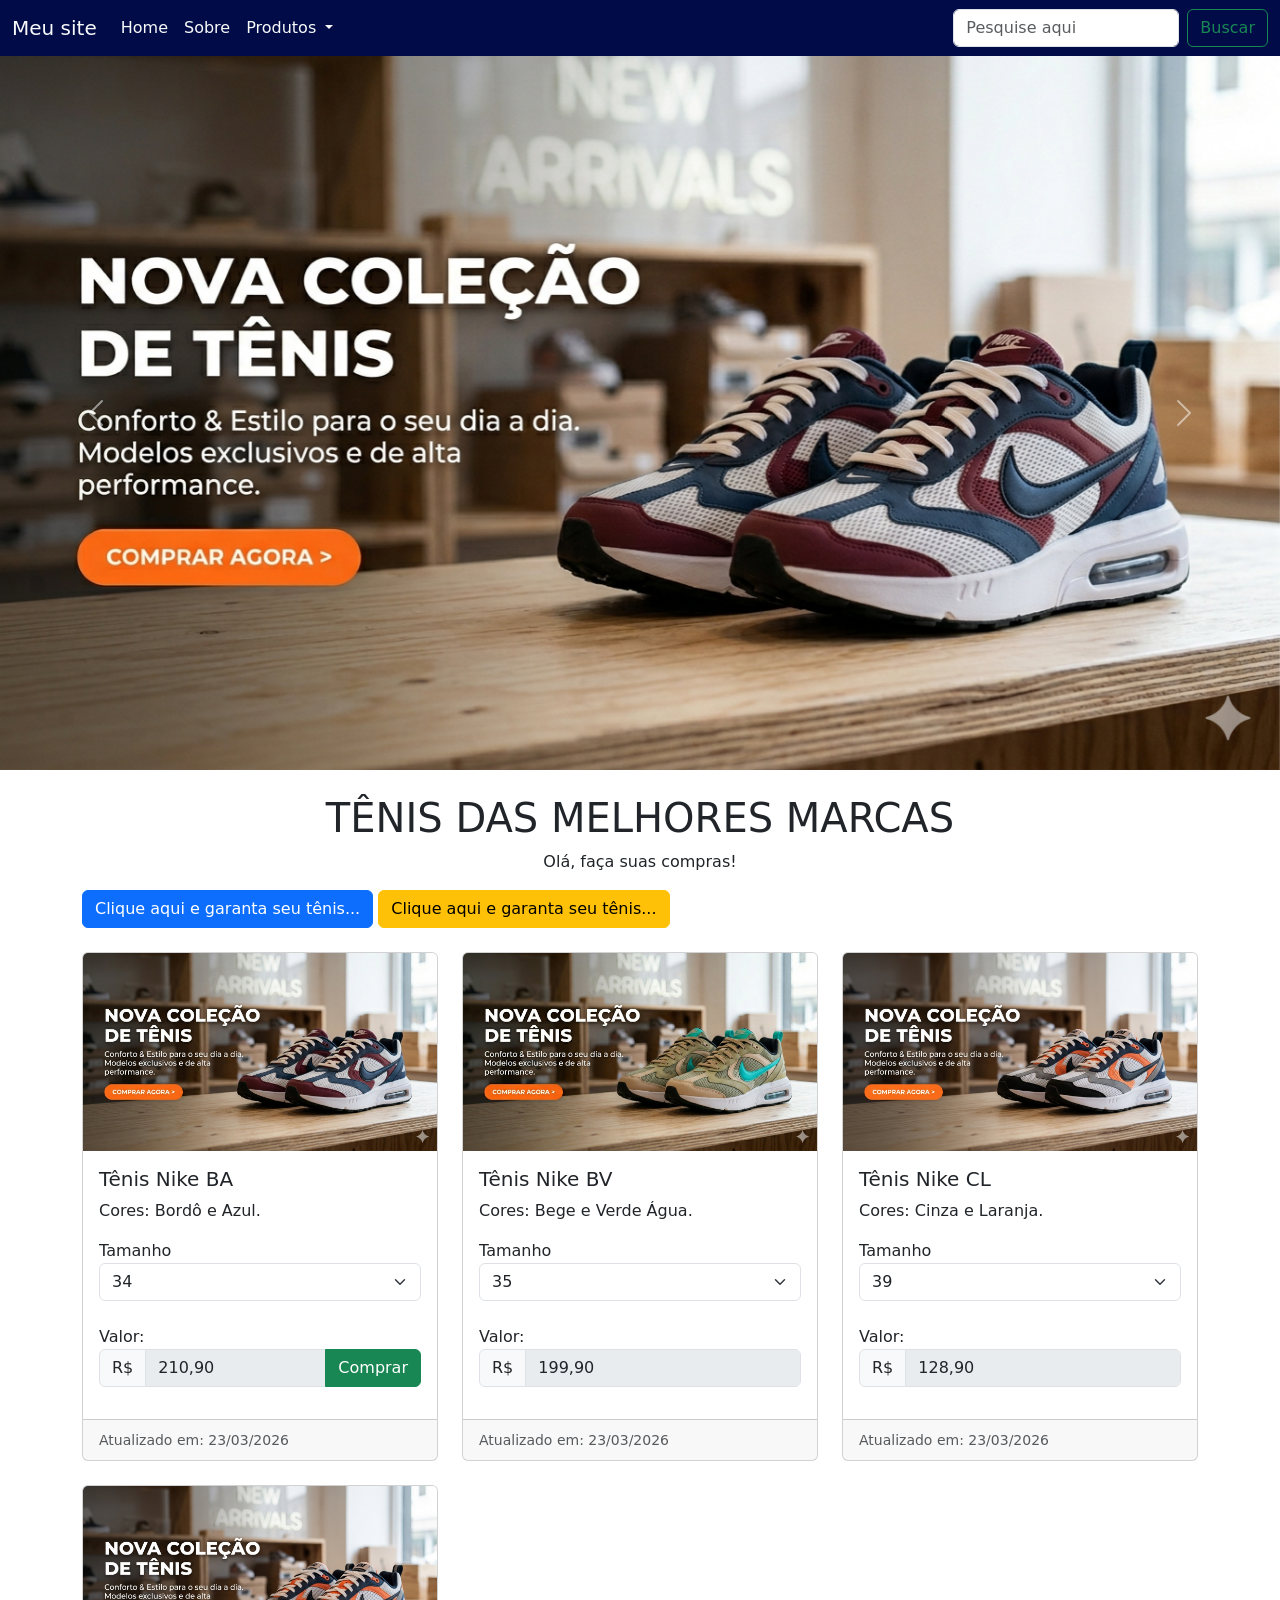
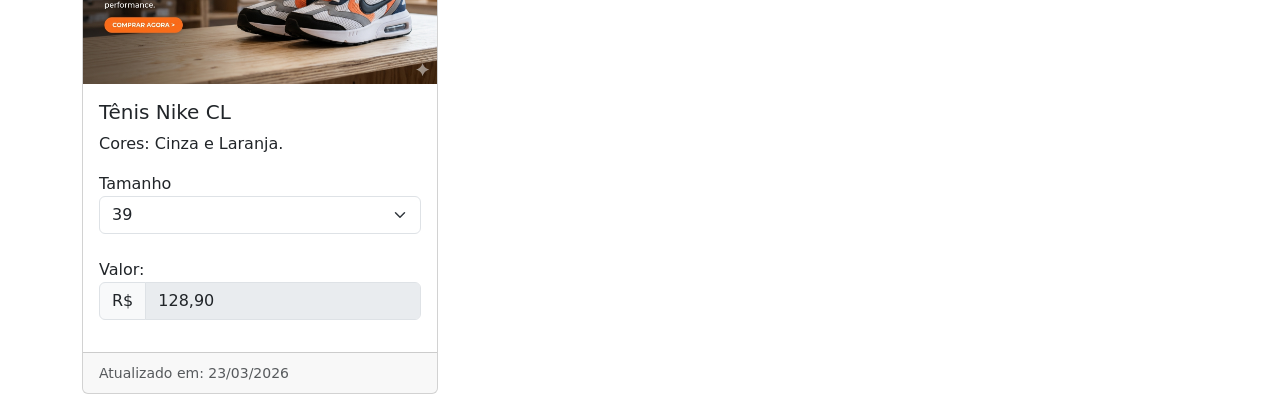
<file: index.html>
<!DOCTYPE html>
<html lang="pt-br">

<head>
    <meta charset="UTF-8">
    <meta name="viewport" content="width=device-width, initial-scale=1.0">
    <title>Meu site</title>
    <link rel="stylesheet" href="style.css">

    <link href="https://cdn.jsdelivr.net/npm/bootstrap@5.3.8/dist/css/bootstrap.min.css" rel="stylesheet"
        integrity="sha384-sRIl4kxILFvY47J16cr9ZwB07vP4J8+LH7qKQnuqkuIAvNWLzeN8tE5YBujZqJLB" crossorigin="anonymous">

</head>

<body class="cordofundo">
    <nav class="navbar navbar-expand-lg text-light" style="background-color: rgb(0, 11, 72);">
        <div class="container-fluid">
            <a class="navbar-brand text-light" href="#">Meu site</a>
            <button class="navbar-toggler" type="button" data-bs-toggle="collapse"
                data-bs-target="#navbarSupportedContent" aria-controls="navbarSupportedContent" aria-expanded="false"
                aria-label="Toggle navigation">
                <span class="navbar-toggler-icon"></span>
            </button>
            <div class="collapse navbar-collapse" id="navbarSupportedContent">
                <ul class="navbar-nav me-auto mb-2 mb-lg-0">
                    <li class="nav-item">
                        <a class="nav-link active text-light" aria-current="page" href="#">Home</a>
                    </li>
                    <li class="nav-item">
                        <a class="nav-link text-light" href="#">Sobre</a>
                    </li>
                    <li class="nav-item dropdown">
                        <a class="nav-link dropdown-toggle text-light" href="#" role="button" data-bs-toggle="dropdown"
                            aria-expanded="false">
                            Produtos
                        </a>
                        <ul class="dropdown-menu">
                            <li><a class="dropdown-item" href="#">Celulares</a></li>
                            <li><a class="dropdown-item" href="#">Notebooks</a></li>
                            <li>
                                <hr class="dropdown-divider">
                            </li>
                            <li><a class="dropdown-item" href="#">Saiba mais</a></li>
                        </ul>
                    </li>
                </ul>
                <form class="d-flex" role="search">
                    <input class="form-control me-2" type="search" placeholder="Pesquise aqui" aria-label="Search" />
                    <button class="btn btn-outline-success" type="submit">Buscar</button>
                </form>
            </div>
        </div>
    </nav>
    <div id="carouselExample" class="carousel slide">
        <div class="carousel-inner">
            <div class="carousel-item active">
                <img src="/imagens/primeira_imagem.png" class="d-block w-100" alt="...">
            </div>
            <div class="carousel-item">
                <img src="/imagens/segunda_imagem.png" class="d-block w-100" alt="...">
            </div>
            <div class="carousel-item">
                <img src="/imagens/terceira_imagem.png" class="d-block w-100" alt="...">
            </div>
        </div>
        <button class="carousel-control-prev" type="button" data-bs-target="#carouselExample" data-bs-slide="prev">
            <span class="carousel-control-prev-icon" aria-hidden="true"></span>
            <span class="visually-hidden">Previous</span>
        </button>
        <button class="carousel-control-next" type="button" data-bs-target="#carouselExample" data-bs-slide="next">
            <span class="carousel-control-next-icon" aria-hidden="true"></span>
            <span class="visually-hidden">Next</span>
        </button>
    </div>

    <br>

    <div class="container">
        <h1>TÊNIS DAS MELHORES MARCAS</h1>
        <p class="text-center">Olá, faça suas compras!</p>

        <a href="" class="btn btn-primary">Clique aqui e garanta seu tênis...</a>
        <button class="btn btn-warning" type="submit">Clique aqui e garanta seu tênis...</button>

        <br>
        <br>

        <div class="row row-cols-1 row-cols-md-3 g-4">
            <div class="col">
                <div class="card h-100">
                    <img src="/imagens/primeira_imagem.png" class="card-img-top" alt="...">
                    <div class="card-body">
                        <h5 class="card-title">Tênis Nike BA</h5>
                        <p class="card-text">Cores: Bordô e Azul.</p>
                        <label for="" class="card-text">Tamanho</label>
                        <select class="form-select">
                            <option value="">34</option>
                            <option value="">35</option>
                            <option value="">36</option>
                            <option value="">37</option>
                        </select>
                        <br>
                        <label for="" class="">Valor: </label>
                        <div class="input-group mb-3">
                            <span class="input-group-text">R$</span>
                            <input type="text" class="form-control" value="210,90" disabled>
                            <a href="tenis1.html" class="btn btn-success">Comprar</a>
                        </div>
                    </div>
                    <div class="card-footer">
                        <small class="text-body-secondary">Atualizado em: 23/03/2026</small>
                    </div>
                </div>
            </div>
            <div class="col">
                <div class="card h-100">
                    <img src="/imagens/segunda_imagem.png" class="card-img-top" alt="...">
                    <div class="card-body">
                        <h5 class="card-title">Tênis Nike BV</h5>
                        <p class="card-text">Cores: Bege e Verde Água.</p>
                        <label for="" class="card-text">Tamanho</label>
                        <select class="form-select">
                            <option value="35">35</option>
                            <option value="">36</option>
                            <option value="">37</option>
                            <option value="">38</option>
                        </select>
                        <br>
                        <label for="" class="">Valor: </label>
                        <div class="input-group mb-3">
                            <span class="input-group-text">R$</span>
                            <input type="text" class="form-control" value="199,90" disabled>
                        </div>

                    </div>
                    <div class="card-footer">
                        <small class="text-body-secondary">Atualizado em: 23/03/2026</small>
                    </div>
                </div>
            </div>
            <div class="col">
                <div class="card h-100">
                    <img src="/imagens/terceira_imagem.png" class="card-img-top" alt="...">
                    <div class="card-body">
                        <h5 class="card-title">Tênis Nike CL</h5>
                        <p class="card-text">Cores: Cinza e Laranja.</p>
                        <label for="" class="card-text">Tamanho</label>
                        <select class="form-select">
                            <option value="">39</option>
                            <option value="">40</option>
                            <option value="">41</option>
                            <option value="">42</option>
                        </select>
                        <br>
                        <label for="" class="">Valor: </label>
                        <div class="input-group mb-3">
                            <span class="input-group-text">R$</span>
                            <input type="text" class="form-control" value="128,90" disabled>
                        </div>
                    </div>
                    <div class="card-footer">
                        <small class="text-body-secondary">Atualizado em: 23/03/2026</small>
                    </div>
                </div>
            </div>
            <div class="col">
                <div class="card h-100">
                    <img src="/imagens/terceira_imagem.png" class="card-img-top" alt="...">
                    <div class="card-body">
                        <h5 class="card-title">Tênis Nike CL</h5>
                        <p class="card-text">Cores: Cinza e Laranja.</p>
                        <label for="" class="card-text">Tamanho</label>
                        <select class="form-select">
                            <option value="">39</option>
                            <option value="">40</option>
                            <option value="">41</option>
                            <option value="">42</option>
                        </select>
                        <br>
                        <label for="" class="">Valor: </label>
                        <div class="input-group mb-3">
                            <span class="input-group-text">R$</span>
                            <input type="text" class="form-control" value="128,90" disabled>
                        </div>
                    </div>
                    <div class="card-footer">
                        <small class="text-body-secondary">Atualizado em: 23/03/2026</small>
                    </div>
                </div>
            </div>
        </div>
        <br>
    </div>

</body>
<script src="https://cdn.jsdelivr.net/npm/bootstrap@5.3.8/dist/js/bootstrap.bundle.min.js"
    integrity="sha384-FKyoEForCGlyvwx9Hj09JcYn3nv7wiPVlz7YYwJrWVcXK/BmnVDxM+D2scQbITxI"
    crossorigin="anonymous"></script>

</html>
</file>
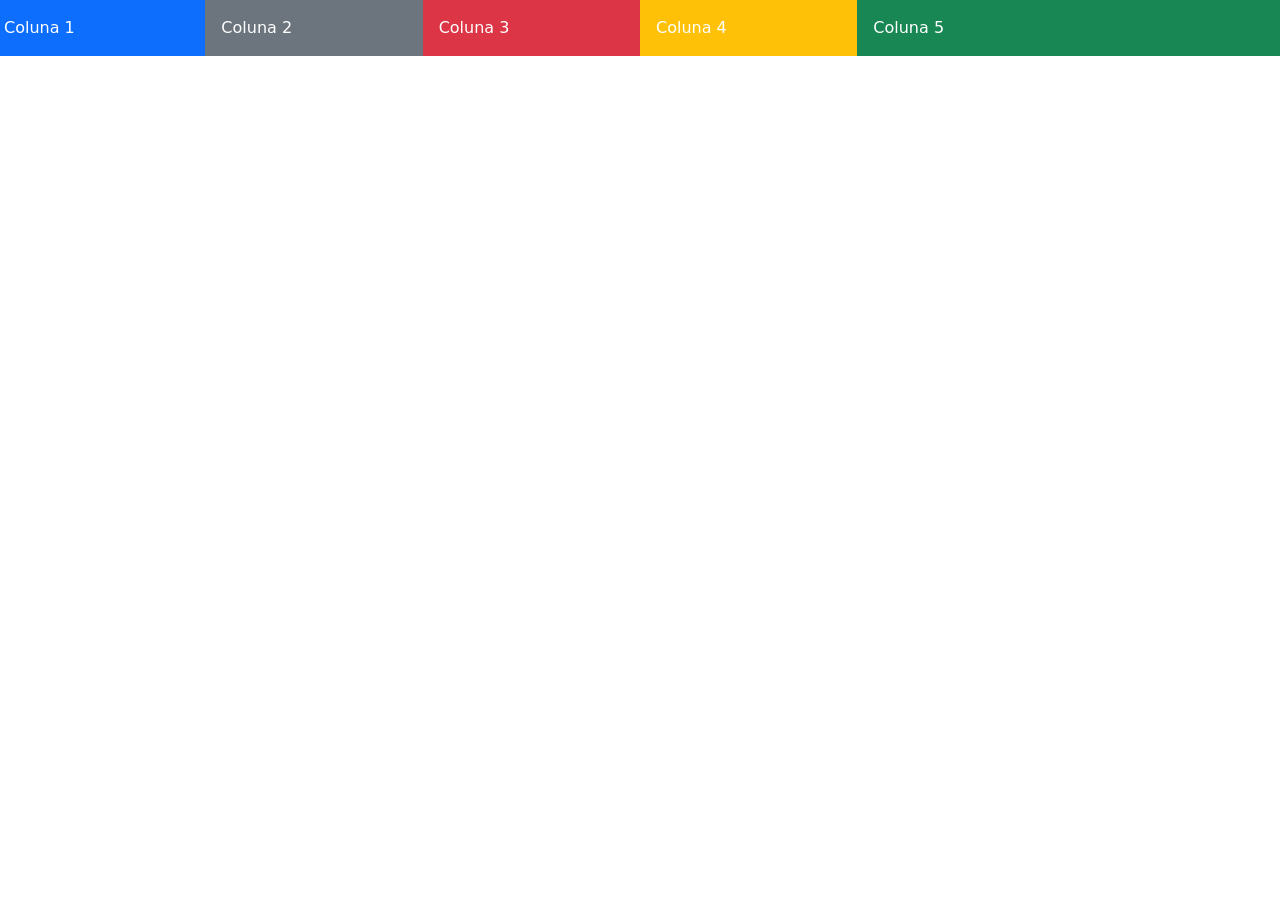
<file: grids.html>
<!DOCTYPE html>
<html lang="pt-br">

<head>
    <meta charset="UTF-8">
    <meta name="viewport" content="width=device-width, initial-scale=1.0">
    <title>Meu site</title>
    <link rel="stylesheet" href="style.css">
    <link href="https://cdn.jsdelivr.net/npm/bootstrap@5.3.8/dist/css/bootstrap.min.css" rel="stylesheet"
        integrity="sha384-sRIl4kxILFvY47J16cr9ZwB07vP4J8+LH7qKQnuqkuIAvNWLzeN8tE5YBujZqJLB" crossorigin="anonymous">
</head>

<body>
<div class="">
    <div class="row">
        <div class="col-md-2 bg-primary text-white p-3">Coluna 1</div>
        <div class="col-md-2 bg-secondary text-white p-3">Coluna 2</div>
        <div class="col-md-2 bg-danger text-white p-3">Coluna 3</div>
        <div class="col-md-2 bg-warning text-white p-3">Coluna 4</div>
        <div class="col-md-4 bg-success text-white p-3">Coluna 5</div>
    </div>
</div>
</body>
<script src="https://cdn.jsdelivr.net/npm/bootstrap@5.3.8/dist/js/bootstrap.bundle.min.js"
    integrity="sha384-FKyoEForCGlyvwx9Hj09JcYn3nv7wiPVlz7YYwJrWVcXK/BmnVDxM+D2scQbITxI"
    crossorigin="anonymous"></script>

</html>
</file>
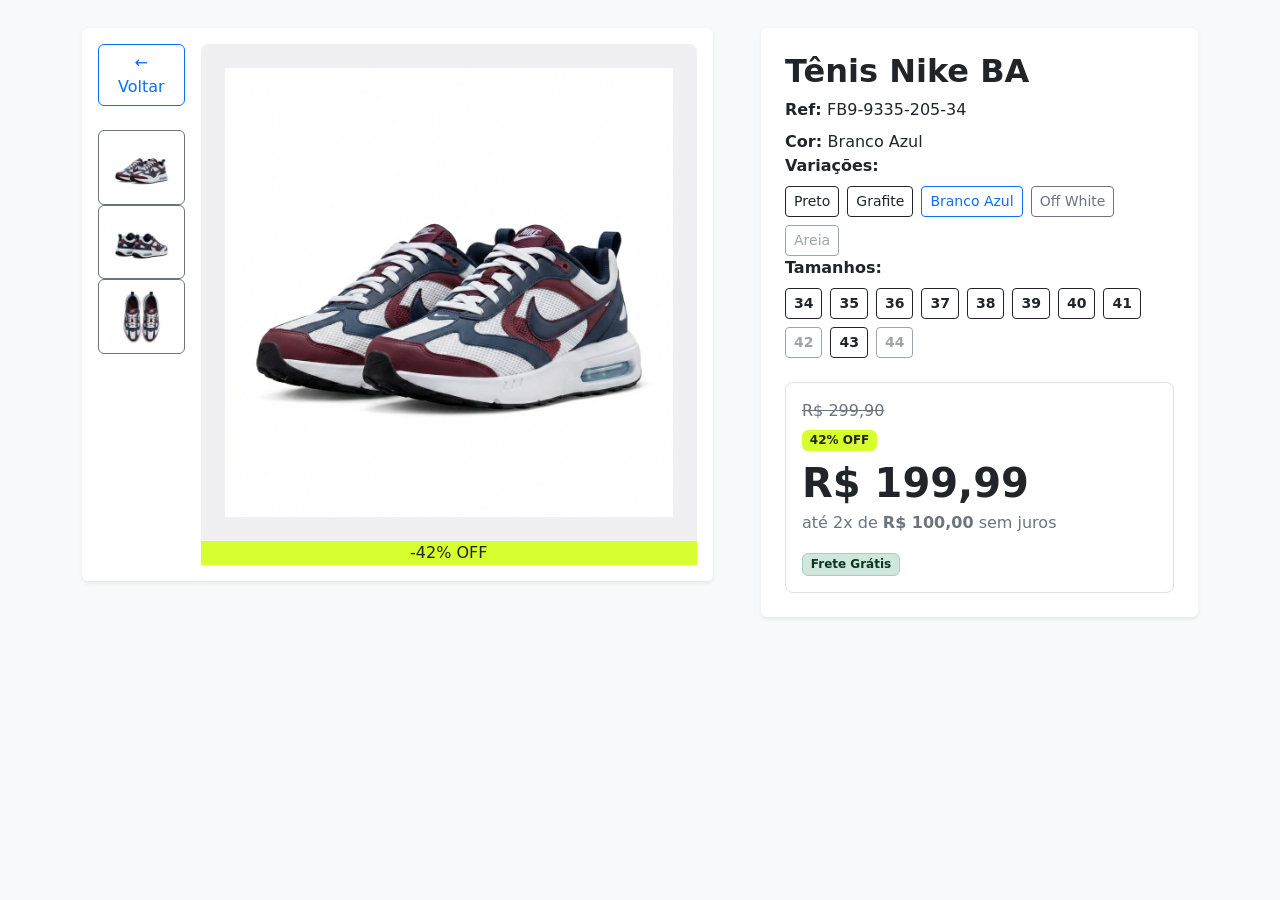
<file: tenis1.html>
<!DOCTYPE html>
<html lang="pt-br">

<head>
    <meta charset="UTF-8">
    <meta name="viewport" content="width=device-width, initial-scale=1.0">
    <title>Produto 1</title>
    <link rel="stylesheet" href="style.css">

    <link href="https://cdn.jsdelivr.net/npm/bootstrap@5.3.8/dist/css/bootstrap.min.css" rel="stylesheet"
        integrity="sha384-sRIl4kxILFvY47J16cr9ZwB07vP4J8+LH7qKQnuqkuIAvNWLzeN8tE5YBujZqJLB" crossorigin="anonymous">
</head>

<body class="bg-light">
    <br>
    <main class="container py-4 py-lg-1">
        <div class="row g-4 g-lg-5 align-items-start">
            <section class="col-12 col-lg-7">
                <div class="card border-0 shadow-sm">
                    <div class="card-body p-2 p-md-3">
                        <div class="row g-3">
                            <div class="col-2 col-md-2">
                                <div class="d-grip gap-2">
                                    <a href="index.html" class="btn btn-outline-primary">← Voltar</a>
                                    <br><br>
                                    <button class="btn btn-outline-secondary" type="button">
                                        <img src="/imagens/tenis1/imagem1.png" class="d-block w-100" alt="..." onclick="trocarImagem(this.src)">
                                    </button>
                                    <button class="btn btn-outline-secondary" type="button">
                                        <img src="/imagens/tenis1/imagem2.png" class="d-block w-100" alt="..." onclick="trocarImagem(this.src)">
                                    </button>
                                    <button class="btn btn-outline-secondary" type="button">
                                        <img src="/imagens/tenis1/imagem3.png" class="d-block w-100" alt="..." onclick="trocarImagem(this.src)">
                                    </button>
                                </div>
                            </div>
                            <div class="col-10 col-md-10">
                                <div class="card border-0 rounded-3" style="background-color: #f0f0f2;">
                                <div class="card border-0 rounded-3 position-relative" style="background-color: #f0f0f2;">
                                    <div class="ratio ratio-1x1 magnifier-container" id="magnifierContainer">
                                        <img src="/imagens/tenis1/imagem1.png" alt="Tenis Adidas"
                                            class="img-fluid p-3 p-md-4" style="object-fit: contain;" id="imagemPrincipal">
                                    </div>
                                    <div class="lupa" id="lupa"></div>
                                    <div class="text-center fw-bold-py-2" style="background-color: #d7ff2f;">-42% OFF
                                    </div>
                                </div>
                            </div>
                        </div>
                    </div>
                </div>
            </section>

            <section class="col-12 col-lg-5">
                <div class="card border-0 shadow-sm h-100">
                    <div class="card-body p-3 p-md-4">
                        <h1 class="h2 fw-bold md-3 text-start">Tênis Nike BA</h1>
                        <p class="mb-2"><b>Ref: </b> FB9-9335-205-34</p>
                        <span class="mb-4"><b>Cor: </b> Branco Azul</span>
                        <div class="md-4">
                            <p class="fw-bold mb-2">Variações: </p>
                            <div class="d-flex flex-wrap gap-2">
                                <button class="btn btn-outline-dark btn-sm">Preto</button>
                                <button class="btn btn-outline-dark btn-sm">Grafite</button>
                                <button class="btn btn-outline-primary btn-sm">Branco Azul</button>
                                <button class="btn btn-outline-secondary btn-sm">Off White</button>
                                <button class="btn btn-outline-secondary btn-sm" disabled>Areia</button>
                            </div>
                        </div>

                        <div class="md-4">
                            <p class="d-flex fw-bold mb-2">Tamanhos: </p>
                            <div class="d-flex flex-wrap gap-2">
                                <button class="btn btn-outline-dark btn-sm fw-semibold">34</button>
                                <button class="btn btn-outline-dark btn-sm fw-semibold">35</button>
                                <button class="btn btn-outline-dark btn-sm fw-semibold">36</button>
                                <button class="btn btn-outline-dark btn-sm fw-semibold">37</button>
                                <button class="btn btn-outline-dark btn-sm fw-semibold">38</button>
                                <button class="btn btn-outline-dark btn-sm fw-semibold">39</button>
                                <button class="btn btn-outline-dark btn-sm fw-semibold">40</button>
                                <button class="btn btn-outline-dark btn-sm fw-semibold">41</button>
                                <button class="btn btn-outline-secondary btn-sm fw-semibold" disabled>42</button>
                                <button class="btn btn-outline-dark btn-sm fw-semibold">43</button>
                                <button class="btn btn-outline-secondary btn-sm fw-semibold" disabled>44</button>
                            </div>
                        </div>
                        <br>
                        <div class="card border rounded-3">
                            <div class="card-body">
                                <p class="text-secondary text-decoration-line-through mb-1">R$ 299,90</p>
                                <p class="mb-2">
                                    <span class="badge text-dark" style="background-color: #d7ff2f;">42% OFF</span>
                                </p>
                                <p class="display-6 fw-bold mb-1">R$ 199,99</p>
                                <p class="text-secondary md-3">até 2x de <b>R$ 100,00</b> sem juros </p>
                                <span class="badge bg-success-subtle text-success-emphasis border border-success-subtle">Frete Grátis</span>
                            </div>
                        </div>
                    </div>
            </section>
        </div>
    </main>
</body>
<script src="tenis1.js"></script>

<script src="https://cdn.jsdelivr.net/npm/bootstrap@5.3.8/dist/js/bootstrap.bundle.min.js"
    integrity="sha384-FKyoEForCGlyvwx9Hj09JcYn3nv7wiPVlz7YYwJrWVcXK/BmnVDxM+D2scQbITxI"
    crossorigin="anonymous"></script>

</html>
</file>
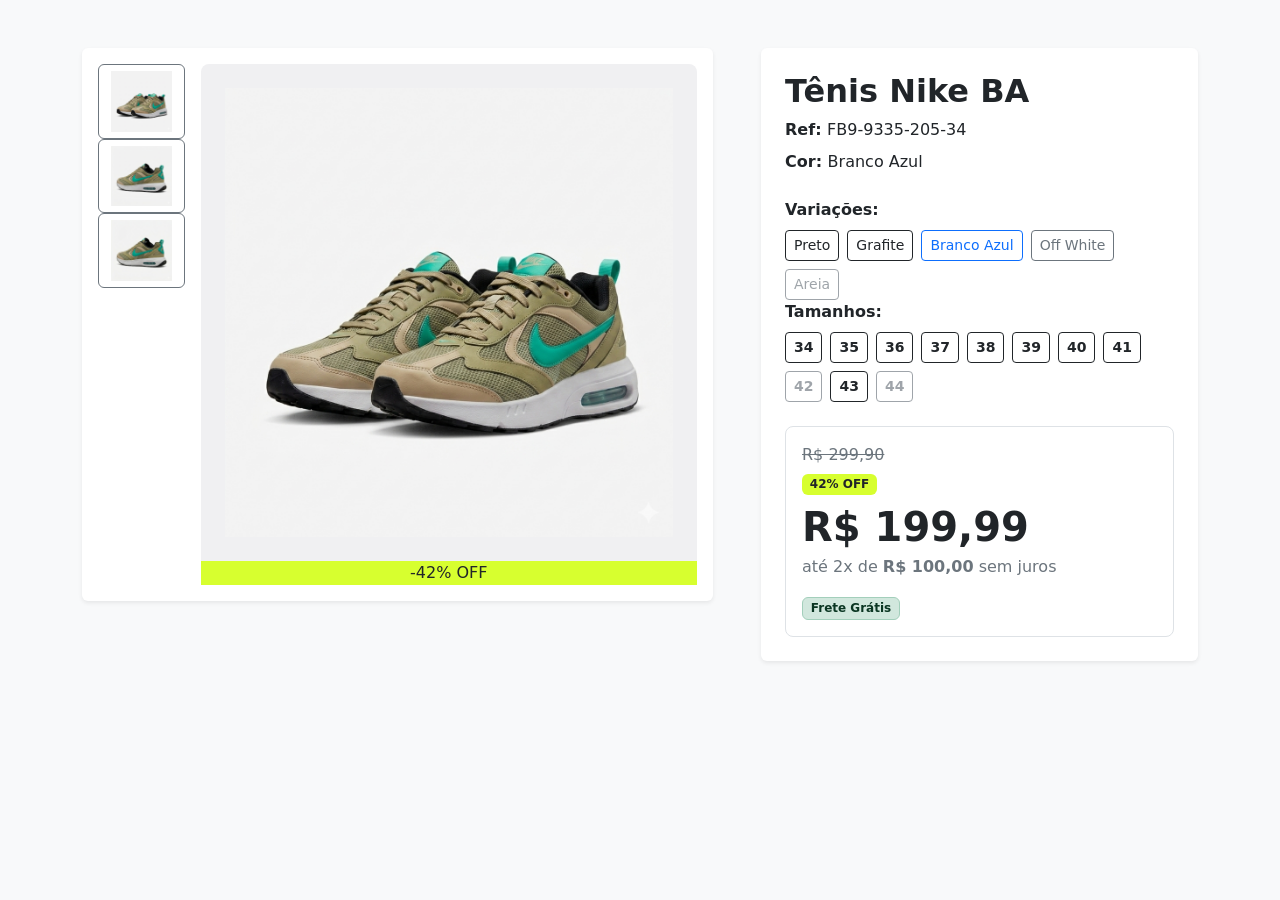
<file: tenis2.html>
<!DOCTYPE html>
<html lang="pt-br">

<head>
    <meta charset="UTF-8">
    <meta name="viewport" content="width=device-width, initial-scale=1.0">
    <title>Produto 1</title>
    <link rel="stylesheet" href="style.css">

    <link href="https://cdn.jsdelivr.net/npm/bootstrap@5.3.8/dist/css/bootstrap.min.css" rel="stylesheet"
        integrity="sha384-sRIl4kxILFvY47J16cr9ZwB07vP4J8+LH7qKQnuqkuIAvNWLzeN8tE5YBujZqJLB" crossorigin="anonymous">
</head>

<body class="bg-light">
    <main class="container py-4 py-lg-5">
        <div class="row g-4 g-lg-5 align-items-start">
            <section class="col-12 col-lg-7">
                <div class="card border-0 shadow-sm">
                    <div class="card-body p-2 p-md-3">
                        <div class="row g-3">
                            <div class="col-2 col-md-2">
                                <div class="d-grip gap-2">
                                    <button class="btn btn-outline-secondary" type="button">
                                        <img src="/imagens/tenis2/imagem1.png" class="d-block w-100" alt="...">
                                    </button>
                                    <button class="btn btn-outline-secondary" type="button">
                                        <img src="/imagens/tenis2/imagem2.png" class="d-block w-100" alt="...">
                                    </button>
                                    <button class="btn btn-outline-secondary" type="button">
                                        <img src="/imagens/tenis2/imagem3.png" class="d-block w-100" alt="...">
                                    </button>
                                </div>
                            </div>
                            <div class="col-10 col-md-10">
                                <div class="card border-0 rounded-3" style="background-color: #f0f0f2;">
                                    <div class="ratio ratio-1x1">
                                        <img src="/imagens/tenis2/imagem1.png" alt="Tenis Adidas"
                                            class="img-fluid p-3 p-md-4" style="object-fit: contain;">
                                    </div>
                                    <div class="text-center fw-bold-py-2" style="background-color: #d7ff2f;">-42% OFF
                                    </div>
                                </div>
                            </div>
                        </div>
                    </div>
                </div>
            </section>

            <section class="col-12 col-lg-5">
                <div class="card border-0 shadow-sm h-100">
                    <div class="card-body p-3 p-md-4">
                        <h1 class="h2 fw-bold md-3 text-start">Tênis Nike BA</h1>
                        <p class="mb-2"><b>Ref: </b> FB9-9335-205-34</p>
                        <p class="mb-4"><b>Cor: </b> Branco Azul</p>

                        <div class="md-4">
                            <p class="fw-bold mb-2">Variações: </p>
                            <div class="d-flex flex-wrap gap-2">
                                <button class="btn btn-outline-dark btn-sm">Preto</button>
                                <button class="btn btn-outline-dark btn-sm">Grafite</button>
                                <button class="btn btn-outline-primary btn-sm">Branco Azul</button>
                                <button class="btn btn-outline-secondary btn-sm">Off White</button>
                                <button class="btn btn-outline-secondary btn-sm" disabled>Areia</button>
                            </div>
                        </div>

                        <div class="md-4">
                            <p class="d-flex fw-bold mb-2">Tamanhos: </p>
                            <div class="d-flex flex-wrap gap-2">
                                <button class="btn btn-outline-dark btn-sm fw-semibold">34</button>
                                <button class="btn btn-outline-dark btn-sm fw-semibold">35</button>
                                <button class="btn btn-outline-dark btn-sm fw-semibold">36</button>
                                <button class="btn btn-outline-dark btn-sm fw-semibold">37</button>
                                <button class="btn btn-outline-dark btn-sm fw-semibold">38</button>
                                <button class="btn btn-outline-dark btn-sm fw-semibold">39</button>
                                <button class="btn btn-outline-dark btn-sm fw-semibold">40</button>
                                <button class="btn btn-outline-dark btn-sm fw-semibold">41</button>
                                <button class="btn btn-outline-secondary btn-sm fw-semibold" disabled>42</button>
                                <button class="btn btn-outline-dark btn-sm fw-semibold">43</button>
                                <button class="btn btn-outline-secondary btn-sm fw-semibold" disabled>44</button>
                            </div>
                        </div>
                        <br>
                        <div class="card border rounded-3">
                            <div class="card-body">
                                <p class="text-secondary text-decoration-line-through mb-1">R$ 299,90</p>
                                <p class="mb-2">
                                    <span class="badge text-dark" style="background-color: #d7ff2f;">42% OFF</span>
                                </p>
                                <p class="display-6 fw-bold mb-1">R$ 199,99</p>
                                <p class="text-secondary md-3">até 2x de <b>R$ 100,00</b> sem juros </p>
                                <span class="badge bg-success-subtle text-success-emphasis border border-success-subtle">Frete Grátis</span>
                            </div>
                        </div>
                    </div>
            </section>
        </div>
    </main>
</body>


<script src="https://cdn.jsdelivr.net/npm/bootstrap@5.3.8/dist/js/bootstrap.bundle.min.js"
    integrity="sha384-FKyoEForCGlyvwx9Hj09JcYn3nv7wiPVlz7YYwJrWVcXK/BmnVDxM+D2scQbITxI"
    crossorigin="anonymous"></script>

</html>
</file>
<file: style.css>
body {
    font-family: Arial, sans-serif;
    background-color: #7924052a;
    color: #000000;
}

h1 {
    color: blue;
    text-align: center;
}

.magnifier-container {
    position: relative;
    cursor: none;
    border-radius: 12px;
    isolation: isolate;
}

.lupa {
    position: absolute;
    width: 160px;
    height: 160px;
    border-radius: 50%;
    pointer-events: none;
    background-repeat: no-repeat;

    /* Borda dupla elegante */
    border: 3px solid rgba(255, 255, 255, 0.9);
    outline: 2px solid rgba(0, 0, 0, 0.12);
    outline-offset: 2px;

    /* Sombra refinada com halo */
    box-shadow:
        0 8px 32px rgba(0, 0, 0, 0.28),
        0 2px 8px rgba(0, 0, 0, 0.18),
        inset 0 0 0 1px rgba(255, 255, 255, 0.15),
        inset 0 8px 20px rgba(255, 255, 255, 0.25);

    /* Estado inicial */
    opacity: 0;
    visibility: hidden;
    transform: scale(0.75);
    transition: opacity 0.15s ease, transform 0.18s cubic-bezier(0.34, 1.56, 0.64, 1), visibility 0.15s ease;
    z-index: 10;
    will-change: transform, opacity;
}

/* Reflexo de vidro */
.lupa::before {
    content: "";
    position: absolute;
    inset: 0;
    border-radius: 50%;
    background: radial-gradient(
        ellipse at 38% 30%,
        rgba(255, 255, 255, 0.18) 0%,
        transparent 65%
    );
    z-index: 9999;
    pointer-events: none;
}

/* Brilho destacado no topo */
.lupa::after {
    content: "";
    position: absolute;
    top: 12px;
    left: 20px;
    width: 50px;
    height: 18px;
    border-radius: 999px;
    background: linear-gradient(to right, rgba(255, 255, 255, 0.82), rgba(255, 255, 255, 0));
    transform: rotate(-20deg);
    z-index: 2;
    pointer-events: none;
}

.lupa.ativa {
    opacity: 1;
    visibility: visible;
    transform: scale(1);
}
</file>
